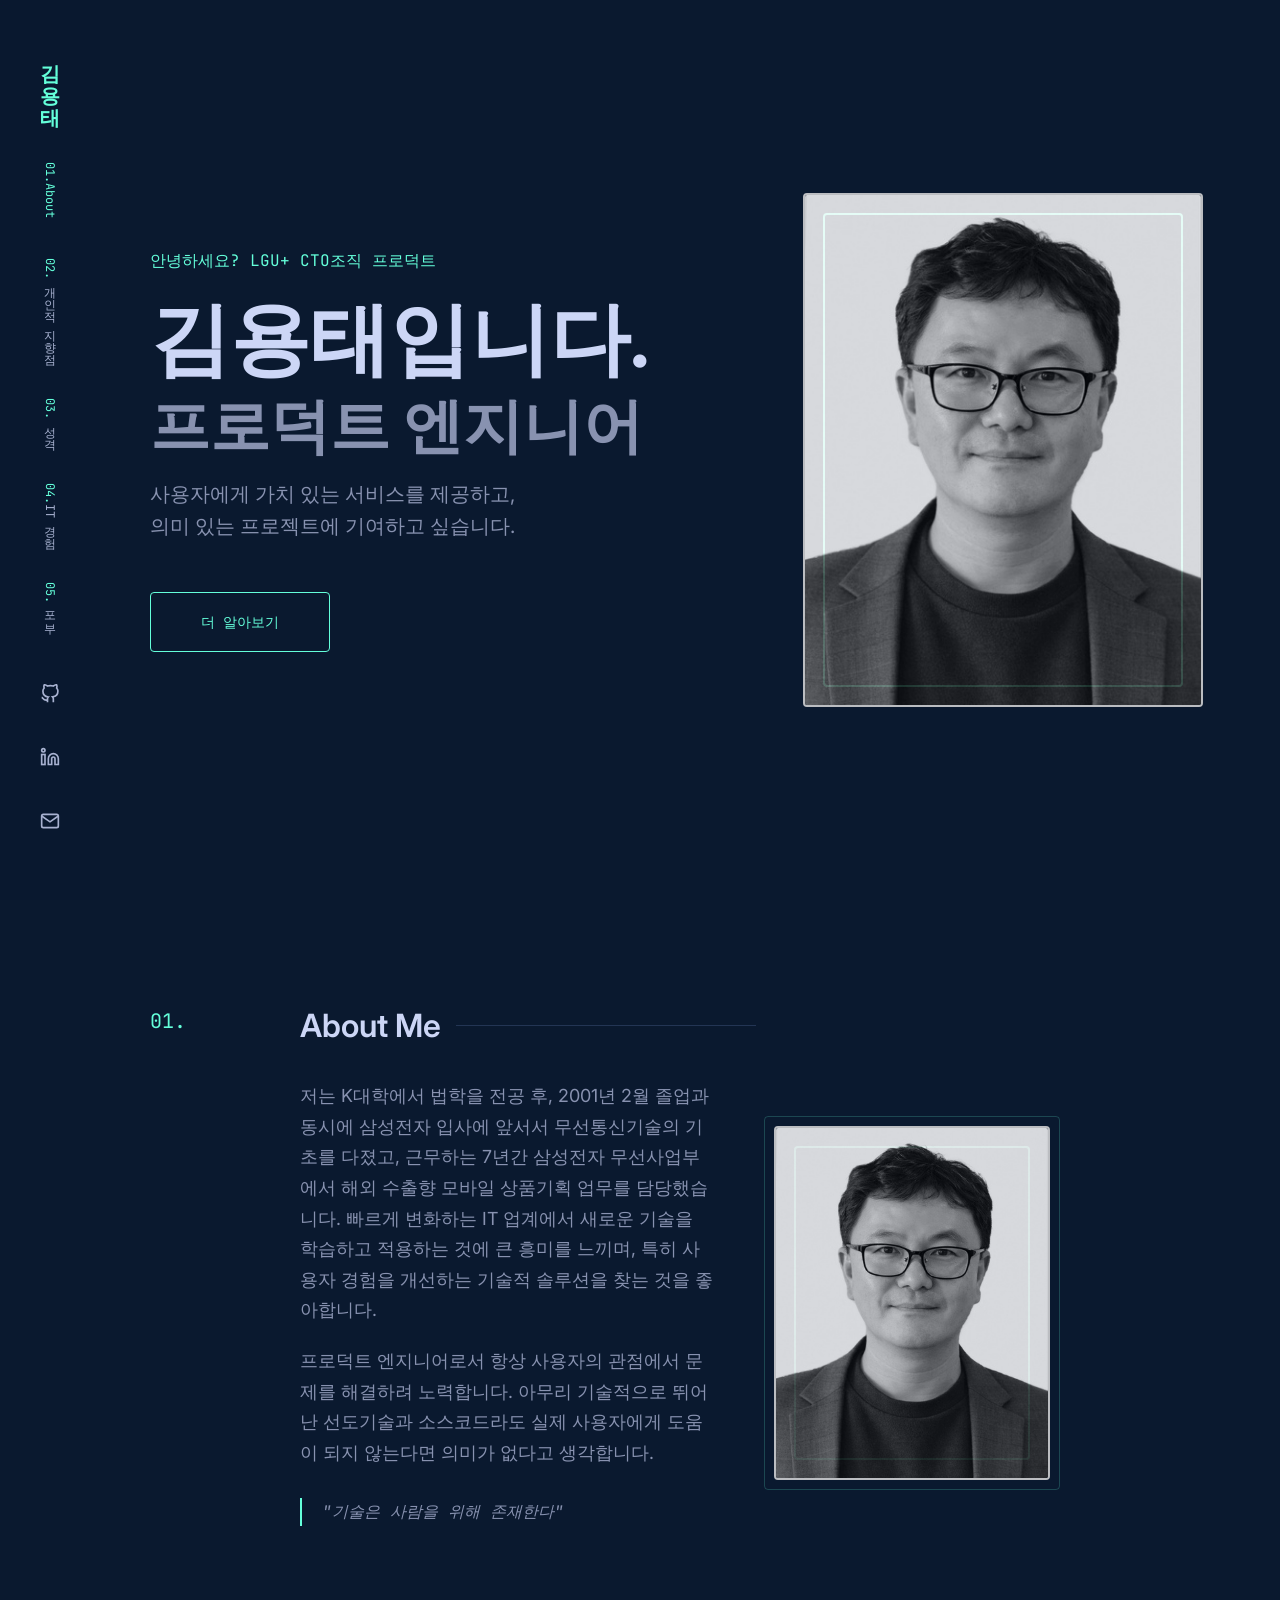
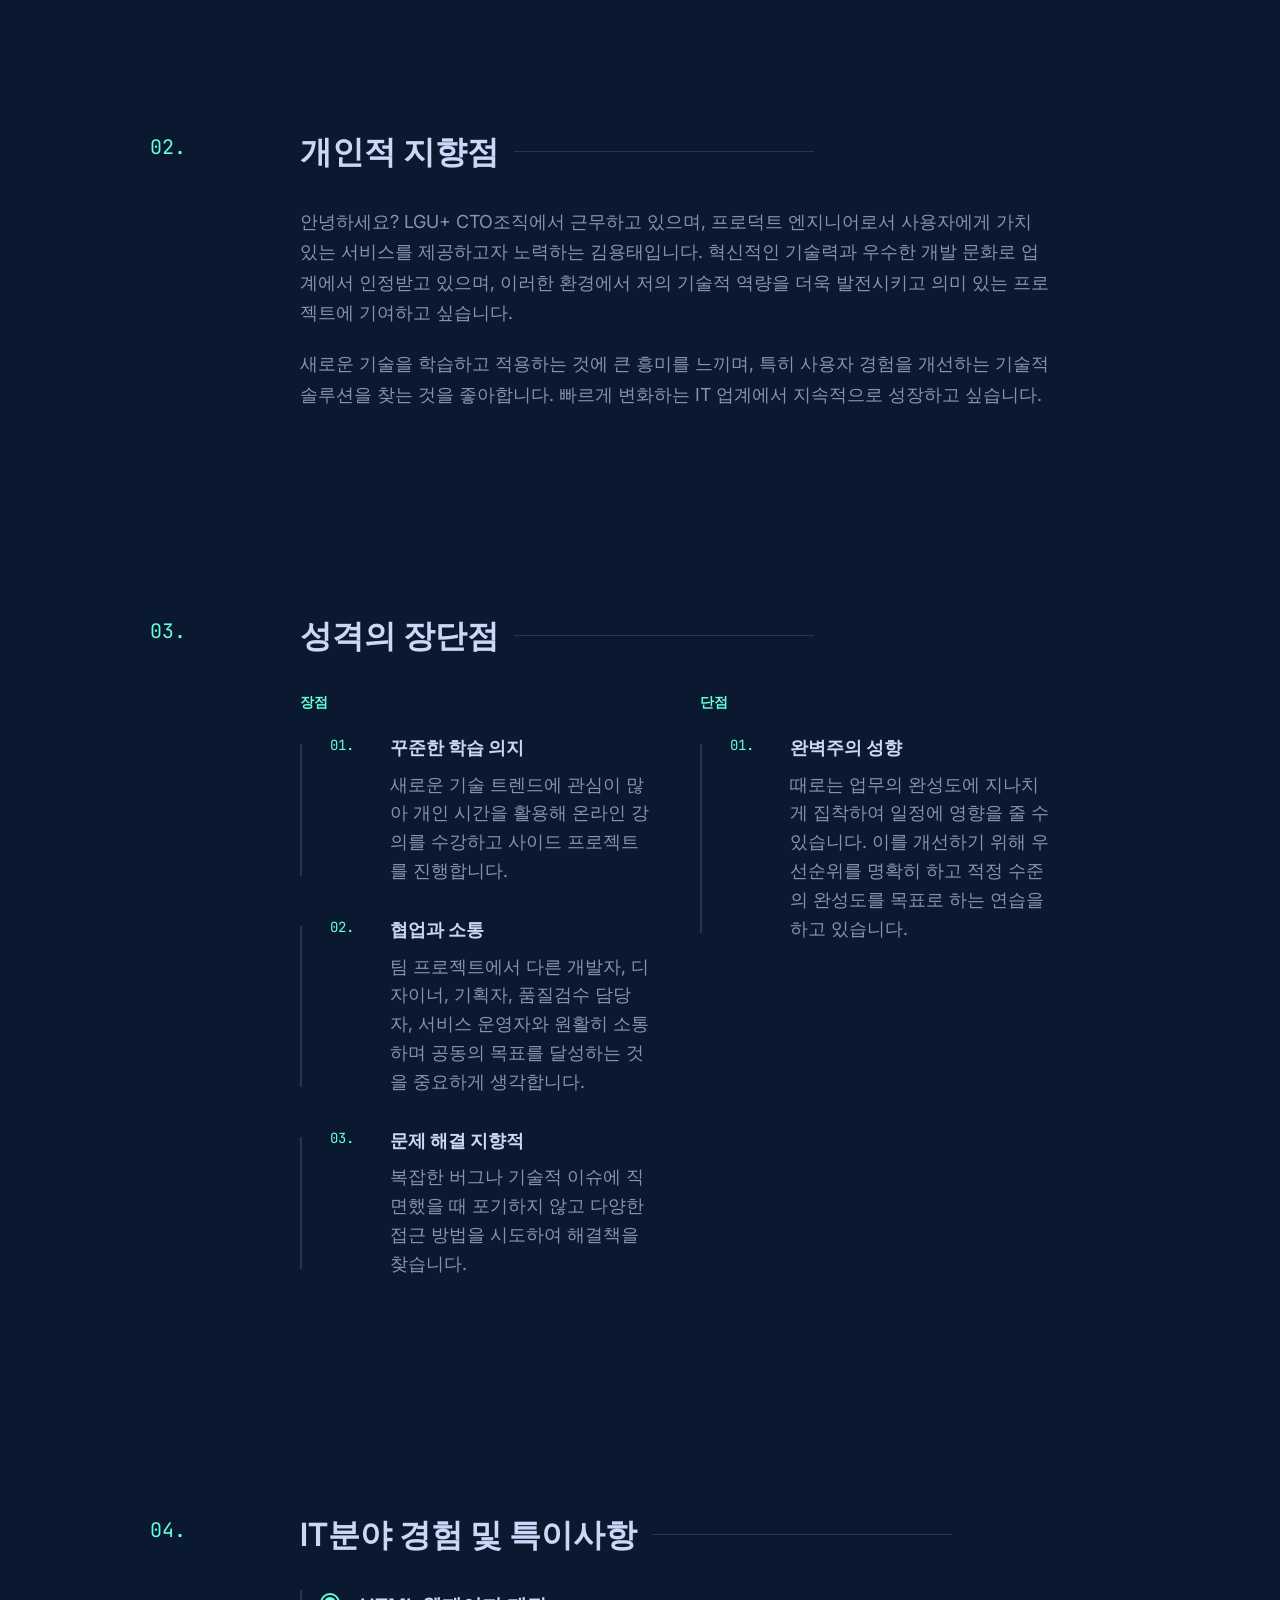
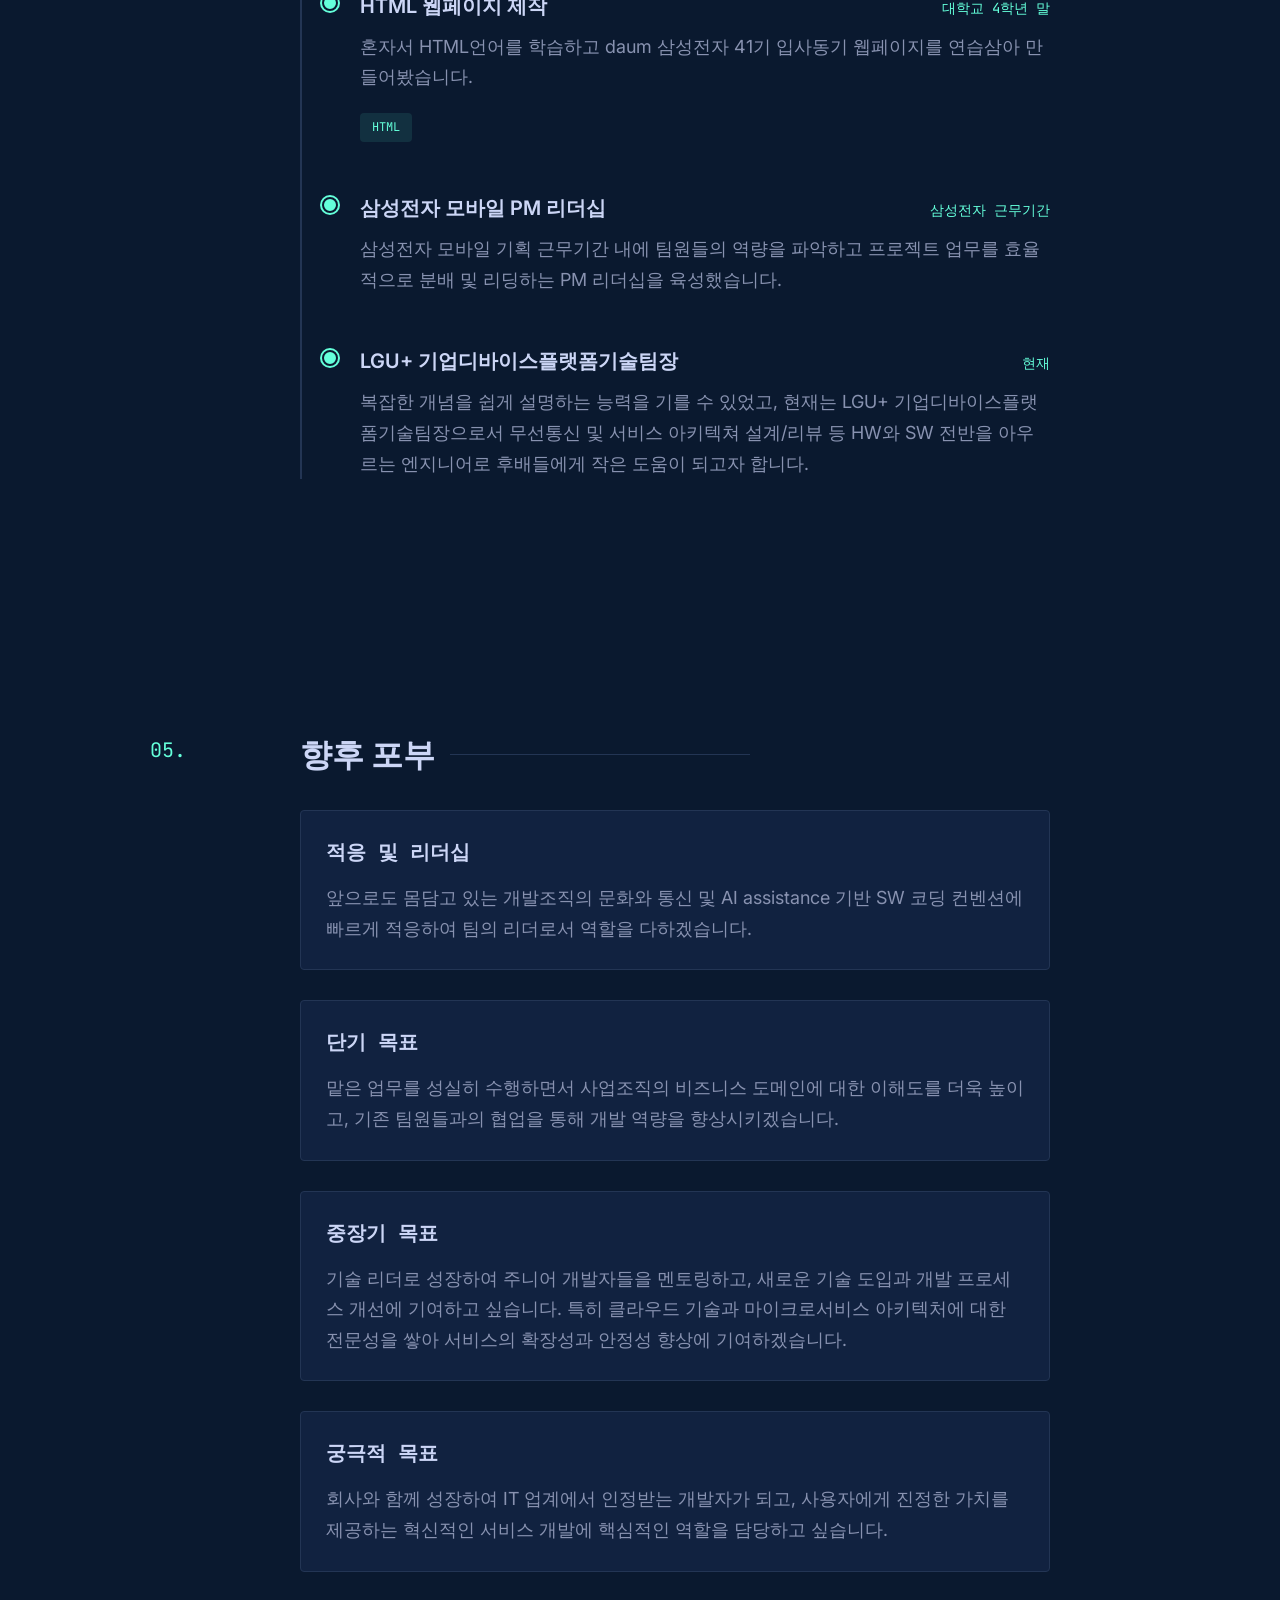
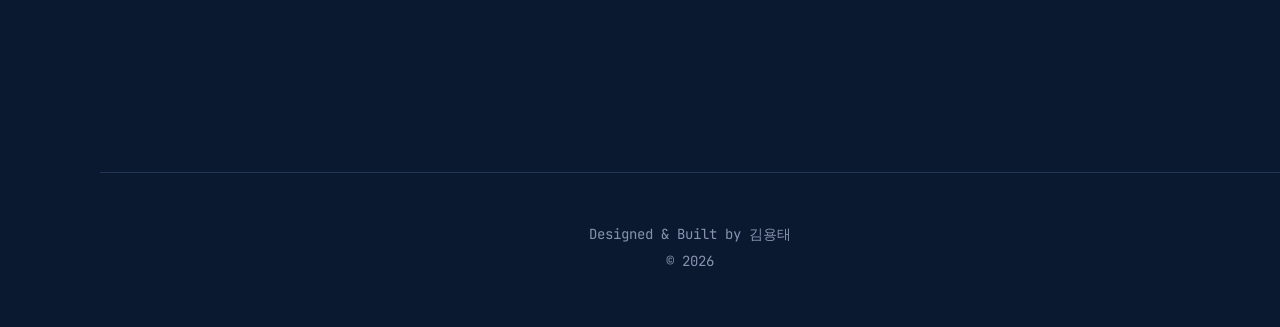
<file: index.html>
<!DOCTYPE html>
<html lang="ko">
<head>
    <meta charset="UTF-8">
    <meta name="viewport" content="width=device-width, initial-scale=1.0">
    <title>김용태 - Product Engineer</title>
    <link rel="stylesheet" href="style.css">
    <link rel="preconnect" href="https://fonts.googleapis.com">
    <link rel="preconnect" href="https://fonts.gstatic.com" crossorigin>
    <link href="https://fonts.googleapis.com/css2?family=Inter:wght@300;400;500;600;700&family=JetBrains+Mono:wght@400;500&display=swap" rel="stylesheet">
</head>
<body>
    <!-- 사이드 네비게이션 -->
    <aside class="sidebar" id="sidebar">
        <div class="sidebar-content">
            <div class="logo">
                <a href="#home">김용태</a>
            </div>
            <nav class="nav">
                <ol class="nav-list">
                    <li><a href="#about" class="nav-link"><span>01.</span>About</a></li>
                    <li><a href="#motivation" class="nav-link"><span>02.</span>개인적 지향점</a></li>
                    <li><a href="#personality" class="nav-link"><span>03.</span>성격</a></li>
                    <li><a href="#experience" class="nav-link"><span>04.</span>IT경험</a></li>
                    <li><a href="#future" class="nav-link"><span>05.</span>포부</a></li>
                </ol>
            </nav>
            <div class="social-links">
                <a href="#" aria-label="GitHub" class="social-link">
                    <svg width="20" height="20" viewBox="0 0 24 24" fill="none" stroke="currentColor" stroke-width="2">
                        <path d="M9 19c-5 1.5-5-2.5-7-3m14 6v-3.87a3.37 3.37 0 0 0-.94-2.61c3.14-.35 6.44-1.54 6.44-7A5.44 5.44 0 0 0 20 4.77 5.07 5.07 0 0 0 19.91 1S18.73.65 16 2.48a13.38 13.38 0 0 0-7 0C6.27.65 5.09 1 5.09 1A5.07 5.07 0 0 0 5 4.77a5.44 5.44 0 0 0-1.5 3.78c0 5.42 3.3 6.61 6.44 7A3.37 3.37 0 0 0 9 18.13V22"></path>
                    </svg>
                </a>
                <a href="#" aria-label="LinkedIn" class="social-link">
                    <svg width="20" height="20" viewBox="0 0 24 24" fill="none" stroke="currentColor" stroke-width="2">
                        <path d="M16 8a6 6 0 0 1 6 6v7h-4v-7a2 2 0 0 0-2-2 2 2 0 0 0-2 2v7h-4v-7a6 6 0 0 1 6-6z"></path>
                        <rect x="2" y="9" width="4" height="12"></rect>
                        <circle cx="4" cy="4" r="2"></circle>
                    </svg>
                </a>
                <a href="#" aria-label="Email" class="social-link" id="email-btn">
                    <svg width="20" height="20" viewBox="0 0 24 24" fill="none" stroke="currentColor" stroke-width="2">
                        <path d="M4 4h16c1.1 0 2 .9 2 2v12c0 1.1-.9 2-2 2H4c-1.1 0-2-.9-2-2V6c0-1.1.9-2 2-2z"></path>
                        <polyline points="22,6 12,13 2,6"></polyline>
                    </svg>
                </a>

                <!-- 이메일 팝업 -->
                <div id="email-popup" style="display:none; position:fixed; top:50%; left:50%; transform:translate(-50%,-50%); background:#112240; border:1px solid #64ffda; border-radius:8px; padding:30px 36px; z-index:9999; text-align:center; box-shadow:0 10px 40px rgba(2,12,27,0.8); min-width:300px;">
                    <p style="font-family:'JetBrains Mono',monospace; font-size:13px; color:#8892b0; margin-bottom:12px;">이메일 주소</p>
                    <p id="email-text" style="font-size:16px; color:#ccd6f6; margin-bottom:20px; letter-spacing:0.5px;">[MASKED_EMAIL]</p>
                    <button id="copy-btn" onclick="copyEmail()" style="font-family:'JetBrains Mono',monospace; font-size:13px; color:#0a192f; background:#64ffda; border:none; border-radius:4px; padding:10px 24px; cursor:pointer; margin-right:10px; transition:opacity 0.2s;">복사하기</button>
                    <button onclick="document.getElementById('email-popup').style.display='none'" style="font-family:'JetBrains Mono',monospace; font-size:13px; color:#64ffda; background:transparent; border:1px solid #64ffda; border-radius:4px; padding:10px 24px; cursor:pointer;">닫기</button>
                </div>
                <div id="email-overlay" style="display:none; position:fixed; top:0; left:0; width:100%; height:100%; z-index:9998;" onclick="document.getElementById('email-popup').style.display='none'; document.getElementById('email-overlay').style.display='none';"></div>
            </div>
        </div>
    </aside>

    <!-- 모바일 네비게이션 -->
    <div class="mobile-nav" id="mobile-nav">
        <div class="mobile-nav-header">
            <div class="logo">김용태</div>
            <button class="mobile-nav-close" id="mobile-nav-close">×</button>
        </div>
        <nav class="mobile-nav-menu">
            <a href="#about" class="mobile-nav-link"><span>01.</span> About</a>
            <a href="#motivation" class="mobile-nav-link"><span>02.</span> 개인적 지향점</a>
            <a href="#personality" class="mobile-nav-link"><span>03.</span> 성격</a>
            <a href="#experience" class="mobile-nav-link"><span>04.</span> IT경험</a>
            <a href="#future" class="mobile-nav-link"><span>05.</span> 포부</a>
        </nav>
    </div>

    <!-- 모바일 햄버거 버튼 -->
    <button class="mobile-menu-toggle" id="mobile-menu-toggle" aria-label="메뉴">
        <span></span>
        <span></span>
        <span></span>
    </button>

    <!-- 메인 컨텐츠 -->
    <main class="main-content">
        <!-- 히어로 섹션 -->
        <section id="home" class="hero">
            <div class="hero-wrapper">
                <div class="hero-content">
                    <p class="hero-greeting">안녕하세요? LGU+ CTO조직 프로덕트 엔지니어</p>
                    <h1 class="hero-name">김용태입니다.</h1>
                    <h2 class="hero-title">프로덕트 엔지니어</h2>
                    <p class="hero-description">
                        사용자에게 가치 있는 서비스를 제공하고,<br>
                        의미 있는 프로젝트에 기여하고 싶습니다.
                    </p>
                    <a href="#about" class="cta-button">더 알아보기</a>
                </div>
                <div class="hero-image">
                    <div class="hero-image-wrapper">
                        <img src="DE044B7E-145A-48D9-AAE0-40C9409778DC.jpeg" alt="김용태 프로필 사진" class="hero-profile-image">
                    </div>
                </div>
            </div>
        </section>

        <!-- About 섹션 -->
        <section id="about" class="section">
            <div class="section-container">
                <h2 class="section-number">01.</h2>
                <div class="section-content">
                    <h3 class="section-title">About Me</h3>
                    <div class="about-content">
                        <div class="about-text">
                            <p>
                                저는 K대학에서 법학을 전공 후, 2001년 2월 졸업과 동시에 삼성전자 입사에 앞서서 무선통신기술의 기초를 다졌고, 근무하는 7년간 삼성전자 무선사업부에서 해외 수출향 모바일 상품기획 업무를 담당했습니다. 빠르게 변화하는 IT 업계에서 새로운 기술을 학습하고 적용하는 것에 큰 흥미를 느끼며, 특히 사용자 경험을 개선하는 기술적 솔루션을 찾는 것을 좋아합니다.
                            </p>
                            <p>
                                프로덕트 엔지니어로서 항상 사용자의 관점에서 문제를 해결하려 노력합니다. 아무리 기술적으로 뛰어난 선도기술과 소스코드라도 실제 사용자에게 도움이 되지 않는다면 의미가 없다고 생각합니다.
                            </p>
                            <p class="philosophy-quote">
                                "기술은 사람을 위해 존재한다"
                            </p>
                        </div>
                        <div class="about-image">
                            <div class="image-wrapper">
                                <img src="DE044B7E-145A-48D9-AAE0-40C9409778DC.jpeg" alt="김용태 프로필 사진" class="profile-image">
                            </div>
                        </div>
                    </div>
                </div>
            </div>
        </section>

        <!-- 지원 동기 섹션 -->
        <section id="motivation" class="section">
            <div class="section-container">
                <h2 class="section-number">02.</h2>
                <div class="section-content">
                    <h3 class="section-title">개인적 지향점</h3>
                    <div class="motivation-content">
                        <p>
                            안녕하세요? LGU+ CTO조직에서 근무하고 있으며, 프로덕트 엔지니어로서 사용자에게 가치 있는 서비스를 제공하고자 노력하는 김용태입니다. 혁신적인 기술력과 우수한 개발 문화로 업계에서 인정받고 있으며, 이러한 환경에서 저의 기술적 역량을 더욱 발전시키고 의미 있는 프로젝트에 기여하고 싶습니다.
                        </p>
                        <p>
                            새로운 기술을 학습하고 적용하는 것에 큰 흥미를 느끼며, 특히 사용자 경험을 개선하는 기술적 솔루션을 찾는 것을 좋아합니다. 빠르게 변화하는 IT 업계에서 지속적으로 성장하고 싶습니다.
                        </p>
                    </div>
                </div>
            </div>
        </section>

        <!-- 성격 섹션 -->
        <section id="personality" class="section">
            <div class="section-container">
                <h2 class="section-number">03.</h2>
                <div class="section-content">
                    <h3 class="section-title">성격의 장단점</h3>
                    <div class="personality-grid">
                        <div class="personality-item">
                            <h4 class="personality-label">장점</h4>
                            <ul class="personality-list">
                                <li>
                                    <span class="list-number">01.</span>
                                    <div>
                                        <strong>꾸준한 학습 의지</strong>
                                        <p>새로운 기술 트렌드에 관심이 많아 개인 시간을 활용해 온라인 강의를 수강하고 사이드 프로젝트를 진행합니다.</p>
                                    </div>
                                </li>
                                <li>
                                    <span class="list-number">02.</span>
                                    <div>
                                        <strong>협업과 소통</strong>
                                        <p>팀 프로젝트에서 다른 개발자, 디자이너, 기획자, 품질검수 담당자, 서비스 운영자와 원활히 소통하며 공동의 목표를 달성하는 것을 중요하게 생각합니다.</p>
                                    </div>
                                </li>
                                <li>
                                    <span class="list-number">03.</span>
                                    <div>
                                        <strong>문제 해결 지향적</strong>
                                        <p>복잡한 버그나 기술적 이슈에 직면했을 때 포기하지 않고 다양한 접근 방법을 시도하여 해결책을 찾습니다.</p>
                                    </div>
                                </li>
                            </ul>
                        </div>
                        <div class="personality-item">
                            <h4 class="personality-label">단점</h4>
                            <ul class="personality-list">
                                <li>
                                    <span class="list-number">01.</span>
                                    <div>
                                        <strong>완벽주의 성향</strong>
                                        <p>때로는 업무의 완성도에 지나치게 집착하여 일정에 영향을 줄 수 있습니다. 이를 개선하기 위해 우선순위를 명확히 하고 적정 수준의 완성도를 목표로 하는 연습을 하고 있습니다.</p>
                                    </div>
                                </li>
                            </ul>
                        </div>
                    </div>
                </div>
            </div>
        </section>

        <!-- 경험 섹션 -->
        <section id="experience" class="section">
            <div class="section-container">
                <h2 class="section-number">04.</h2>
                <div class="section-content">
                    <h3 class="section-title">IT분야 경험 및 특이사항</h3>
                    <div class="experience-timeline">
                        <div class="timeline-item">
                            <div class="timeline-header">
                                <h4 class="timeline-title">HTML 웹페이지 제작</h4>
                                <span class="timeline-date">대학교 4학년 말</span>
                            </div>
                            <div class="timeline-content">
                                <p>혼자서 HTML언어를 학습하고 daum 삼성전자 41기 입사동기 웹페이지를 연습삼아 만들어봤습니다.</p>
                                <ul class="tech-list">
                                    <li>HTML</li>
                                </ul>
                            </div>
                        </div>
                        <div class="timeline-item">
                            <div class="timeline-header">
                                <h4 class="timeline-title">삼성전자 모바일 PM 리더십</h4>
                                <span class="timeline-date">삼성전자 근무기간</span>
                            </div>
                            <div class="timeline-content">
                                <p>삼성전자 모바일 기획 근무기간 내에 팀원들의 역량을 파악하고 프로젝트 업무를 효율적으로 분배 및 리딩하는 PM 리더십을 육성했습니다.</p>
                            </div>
                        </div>
                        <div class="timeline-item">
                            <div class="timeline-header">
                                <h4 class="timeline-title">LGU+ 기업디바이스플랫폼기술팀장</h4>
                                <span class="timeline-date">현재</span>
                            </div>
                            <div class="timeline-content">
                                <p>복잡한 개념을 쉽게 설명하는 능력을 기를 수 있었고, 현재는 LGU+ 기업디바이스플랫폼기술팀장으로서 무선통신 및 서비스 아키텍쳐 설계/리뷰 등 HW와 SW 전반을 아우르는 엔지니어로 후배들에게 작은 도움이 되고자 합니다.</p>
                            </div>
                        </div>
                    </div>
                </div>
            </div>
        </section>

        <!-- 포부 섹션 -->
        <section id="future" class="section">
            <div class="section-container">
                <h2 class="section-number">05.</h2>
                <div class="section-content">
                    <h3 class="section-title">향후 포부</h3>
                    <div class="future-content">
                        <div class="future-item">
                            <h4 class="future-title">적응 및 리더십</h4>
                            <p>앞으로도 몸담고 있는 개발조직의 문화와 통신 및 AI assistance 기반 SW 코딩 컨벤션에 빠르게 적응하여 팀의 리더로서 역할을 다하겠습니다.</p>
                        </div>
                        <div class="future-item">
                            <h4 class="future-title">단기 목표</h4>
                            <p>맡은 업무를 성실히 수행하면서 사업조직의 비즈니스 도메인에 대한 이해도를 더욱 높이고, 기존 팀원들과의 협업을 통해 개발 역량을 향상시키겠습니다.</p>
                        </div>
                        <div class="future-item">
                            <h4 class="future-title">중장기 목표</h4>
                            <p>기술 리더로 성장하여 주니어 개발자들을 멘토링하고, 새로운 기술 도입과 개발 프로세스 개선에 기여하고 싶습니다. 특히 클라우드 기술과 마이크로서비스 아키텍처에 대한 전문성을 쌓아 서비스의 확장성과 안정성 향상에 기여하겠습니다.</p>
                        </div>
                        <div class="future-item">
                            <h4 class="future-title">궁극적 목표</h4>
                            <p>회사와 함께 성장하여 IT 업계에서 인정받는 개발자가 되고, 사용자에게 진정한 가치를 제공하는 혁신적인 서비스 개발에 핵심적인 역할을 담당하고 싶습니다.</p>
                        </div>
                    </div>
                </div>
            </div>
        </section>

        <!-- 푸터 -->
        <footer class="footer">
            <div class="footer-content">
                <p>Designed & Built by 김용태</p>
                <p class="footer-year">© 2026</p>
            </div>
        </footer>
    </main>

    <script src="script.js"></script>
</body>
</html>
</file>
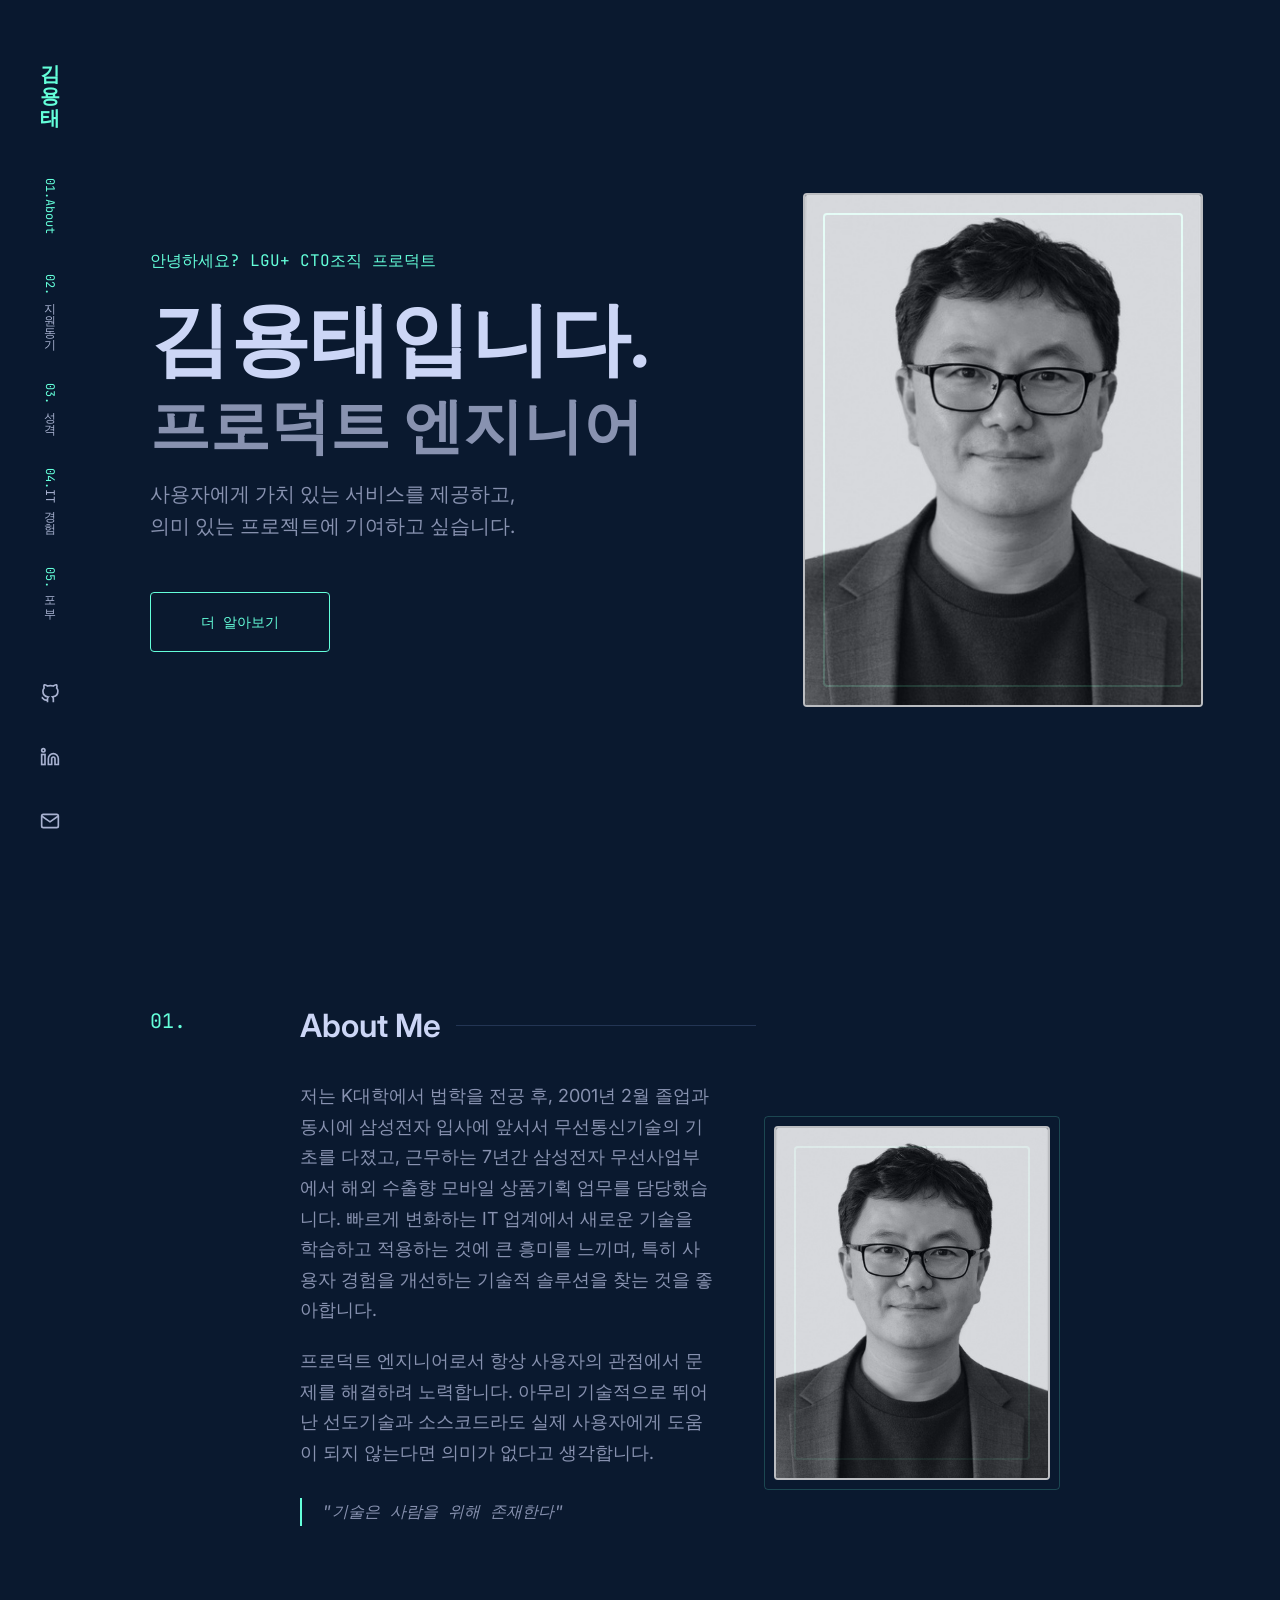
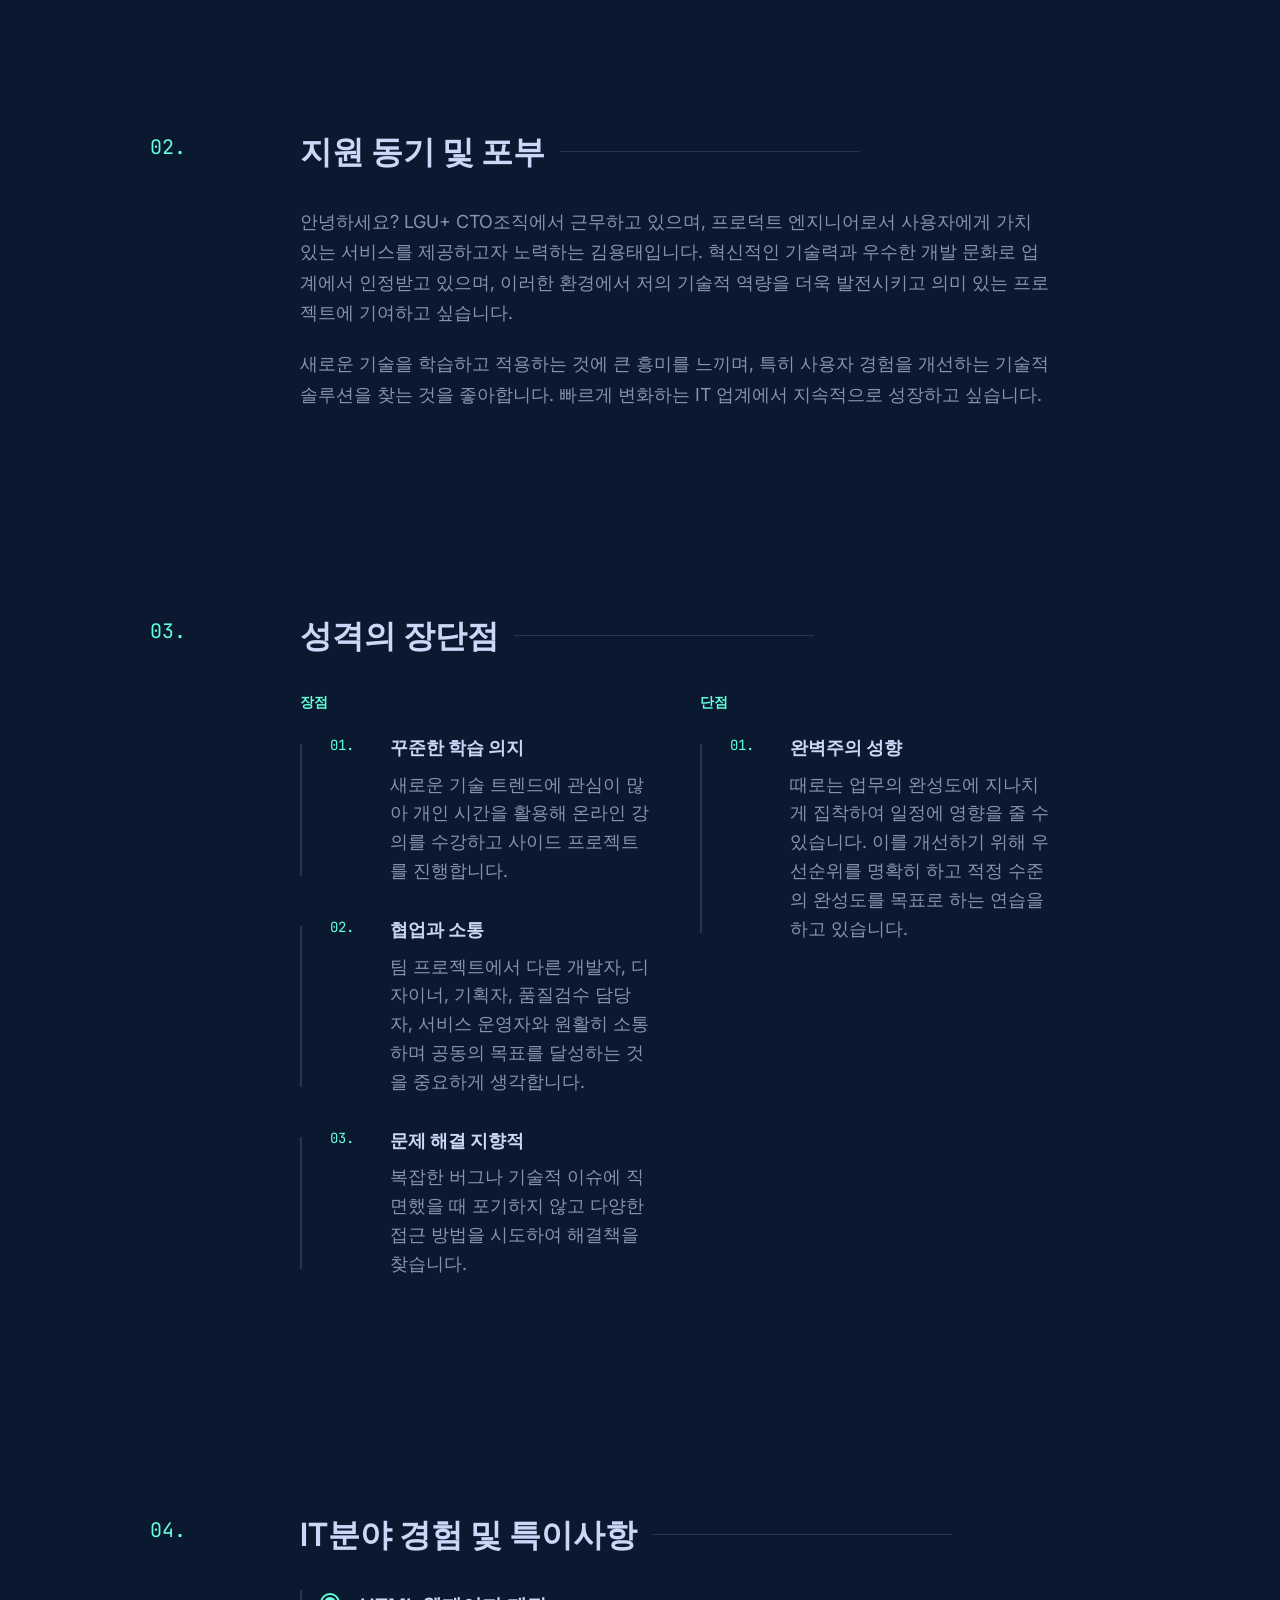
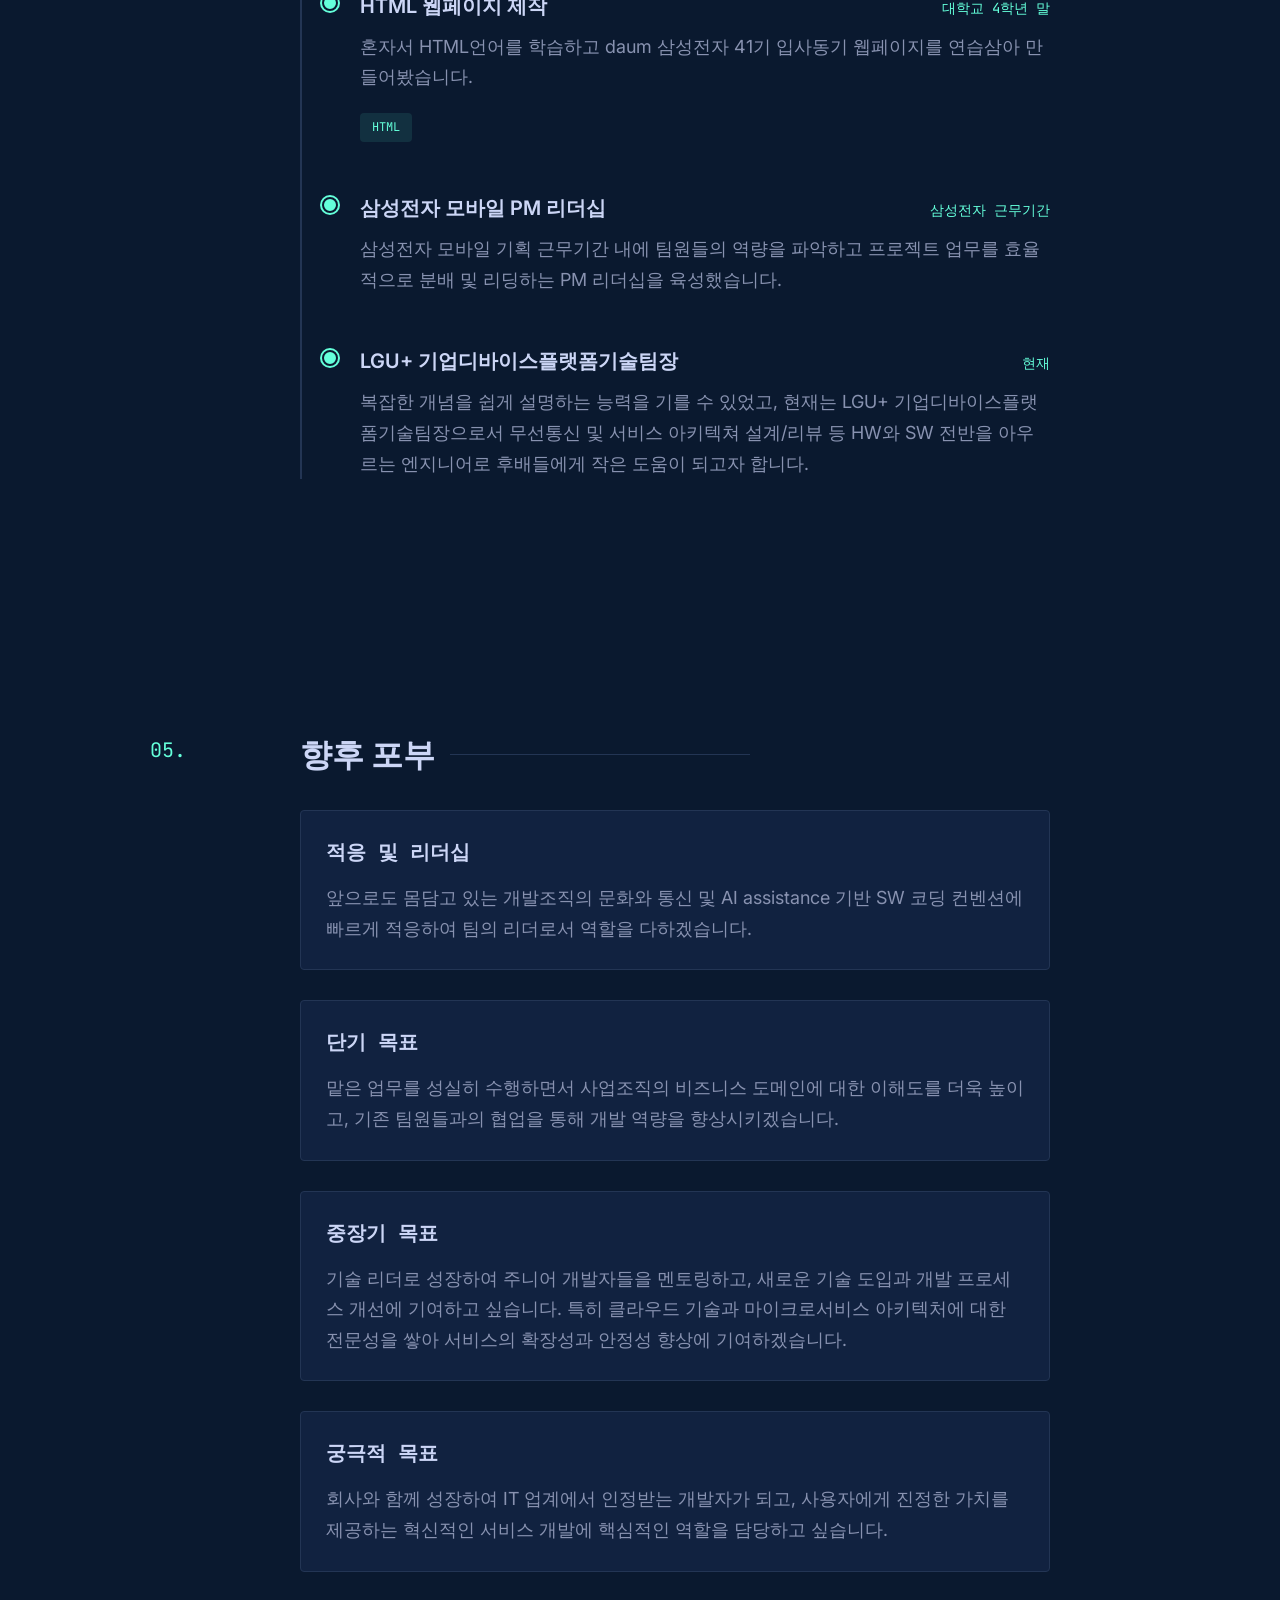
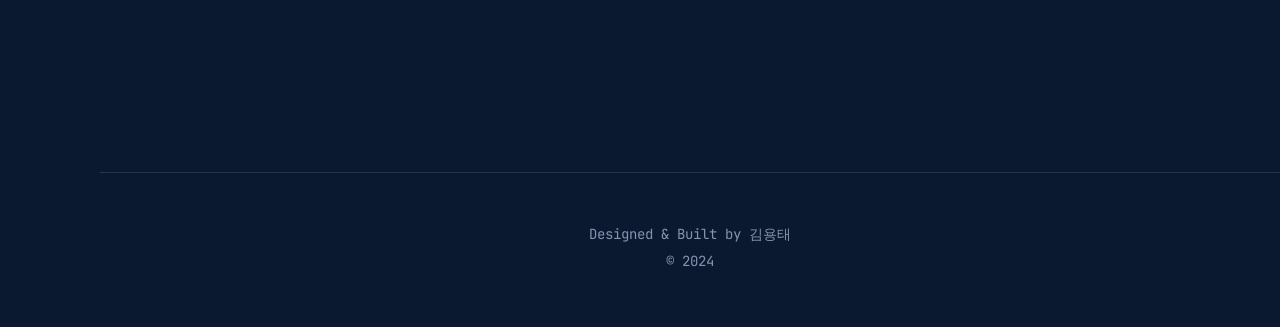
<file: 자기소개/index.html>
<!DOCTYPE html>
<html lang="ko">
<head>
    <meta charset="UTF-8">
    <meta name="viewport" content="width=device-width, initial-scale=1.0">
    <title>김용태 - Product Engineer</title>
    <link rel="stylesheet" href="style.css">
    <link rel="preconnect" href="https://fonts.googleapis.com">
    <link rel="preconnect" href="https://fonts.gstatic.com" crossorigin>
    <link href="https://fonts.googleapis.com/css2?family=Inter:wght@300;400;500;600;700&family=JetBrains+Mono:wght@400;500&display=swap" rel="stylesheet">
</head>
<body>
    <!-- 사이드 네비게이션 -->
    <aside class="sidebar" id="sidebar">
        <div class="sidebar-content">
            <div class="logo">
                <a href="#home">김용태</a>
            </div>
            <nav class="nav">
                <ol class="nav-list">
                    <li><a href="#about" class="nav-link"><span>01.</span>About</a></li>
                    <li><a href="#motivation" class="nav-link"><span>02.</span>지원동기</a></li>
                    <li><a href="#personality" class="nav-link"><span>03.</span>성격</a></li>
                    <li><a href="#experience" class="nav-link"><span>04.</span>IT경험</a></li>
                    <li><a href="#future" class="nav-link"><span>05.</span>포부</a></li>
                </ol>
            </nav>
            <div class="social-links">
                <a href="#" aria-label="GitHub" class="social-link">
                    <svg width="20" height="20" viewBox="0 0 24 24" fill="none" stroke="currentColor" stroke-width="2">
                        <path d="M9 19c-5 1.5-5-2.5-7-3m14 6v-3.87a3.37 3.37 0 0 0-.94-2.61c3.14-.35 6.44-1.54 6.44-7A5.44 5.44 0 0 0 20 4.77 5.07 5.07 0 0 0 19.91 1S18.73.65 16 2.48a13.38 13.38 0 0 0-7 0C6.27.65 5.09 1 5.09 1A5.07 5.07 0 0 0 5 4.77a5.44 5.44 0 0 0-1.5 3.78c0 5.42 3.3 6.61 6.44 7A3.37 3.37 0 0 0 9 18.13V22"></path>
                    </svg>
                </a>
                <a href="#" aria-label="LinkedIn" class="social-link">
                    <svg width="20" height="20" viewBox="0 0 24 24" fill="none" stroke="currentColor" stroke-width="2">
                        <path d="M16 8a6 6 0 0 1 6 6v7h-4v-7a2 2 0 0 0-2-2 2 2 0 0 0-2 2v7h-4v-7a6 6 0 0 1 6-6z"></path>
                        <rect x="2" y="9" width="4" height="12"></rect>
                        <circle cx="4" cy="4" r="2"></circle>
                    </svg>
                </a>
                <a href="#" aria-label="Email" class="social-link">
                    <svg width="20" height="20" viewBox="0 0 24 24" fill="none" stroke="currentColor" stroke-width="2">
                        <path d="M4 4h16c1.1 0 2 .9 2 2v12c0 1.1-.9 2-2 2H4c-1.1 0-2-.9-2-2V6c0-1.1.9-2 2-2z"></path>
                        <polyline points="22,6 12,13 2,6"></polyline>
                    </svg>
                </a>
            </div>
        </div>
    </aside>

    <!-- 모바일 네비게이션 -->
    <div class="mobile-nav" id="mobile-nav">
        <div class="mobile-nav-header">
            <div class="logo">김용태</div>
            <button class="mobile-nav-close" id="mobile-nav-close">×</button>
        </div>
        <nav class="mobile-nav-menu">
            <a href="#about" class="mobile-nav-link"><span>01.</span> About</a>
            <a href="#motivation" class="mobile-nav-link"><span>02.</span> 지원동기</a>
            <a href="#personality" class="mobile-nav-link"><span>03.</span> 성격</a>
            <a href="#experience" class="mobile-nav-link"><span>04.</span> IT경험</a>
            <a href="#future" class="mobile-nav-link"><span>05.</span> 포부</a>
        </nav>
    </div>

    <!-- 모바일 햄버거 버튼 -->
    <button class="mobile-menu-toggle" id="mobile-menu-toggle" aria-label="메뉴">
        <span></span>
        <span></span>
        <span></span>
    </button>

    <!-- 메인 컨텐츠 -->
    <main class="main-content">
        <!-- 히어로 섹션 -->
        <section id="home" class="hero">
            <div class="hero-wrapper">
                <div class="hero-content">
                    <p class="hero-greeting">안녕하세요? LGU+ CTO조직 프로덕트 엔지니어</p>
                    <h1 class="hero-name">김용태입니다.</h1>
                    <h2 class="hero-title">프로덕트 엔지니어</h2>
                    <p class="hero-description">
                        사용자에게 가치 있는 서비스를 제공하고,<br>
                        의미 있는 프로젝트에 기여하고 싶습니다.
                    </p>
                    <a href="#about" class="cta-button">더 알아보기</a>
                </div>
                <div class="hero-image">
                    <div class="hero-image-wrapper">
                        <img src="DE044B7E-145A-48D9-AAE0-40C9409778DC.jpeg" alt="김용태 프로필 사진" class="hero-profile-image">
                    </div>
                </div>
            </div>
        </section>

        <!-- About 섹션 -->
        <section id="about" class="section">
            <div class="section-container">
                <h2 class="section-number">01.</h2>
                <div class="section-content">
                    <h3 class="section-title">About Me</h3>
                    <div class="about-content">
                        <div class="about-text">
                            <p>
                                저는 K대학에서 법학을 전공 후, 2001년 2월 졸업과 동시에 삼성전자 입사에 앞서서 무선통신기술의 기초를 다졌고, 근무하는 7년간 삼성전자 무선사업부에서 해외 수출향 모바일 상품기획 업무를 담당했습니다. 빠르게 변화하는 IT 업계에서 새로운 기술을 학습하고 적용하는 것에 큰 흥미를 느끼며, 특히 사용자 경험을 개선하는 기술적 솔루션을 찾는 것을 좋아합니다.
                            </p>
                            <p>
                                프로덕트 엔지니어로서 항상 사용자의 관점에서 문제를 해결하려 노력합니다. 아무리 기술적으로 뛰어난 선도기술과 소스코드라도 실제 사용자에게 도움이 되지 않는다면 의미가 없다고 생각합니다.
                            </p>
                            <p class="philosophy-quote">
                                "기술은 사람을 위해 존재한다"
                            </p>
                        </div>
                        <div class="about-image">
                            <div class="image-wrapper">
                                <img src="DE044B7E-145A-48D9-AAE0-40C9409778DC.jpeg" alt="김용태 프로필 사진" class="profile-image">
                            </div>
                        </div>
                    </div>
                </div>
            </div>
        </section>

        <!-- 지원 동기 섹션 -->
        <section id="motivation" class="section">
            <div class="section-container">
                <h2 class="section-number">02.</h2>
                <div class="section-content">
                    <h3 class="section-title">지원 동기 및 포부</h3>
                    <div class="motivation-content">
                        <p>
                            안녕하세요? LGU+ CTO조직에서 근무하고 있으며, 프로덕트 엔지니어로서 사용자에게 가치 있는 서비스를 제공하고자 노력하는 김용태입니다. 혁신적인 기술력과 우수한 개발 문화로 업계에서 인정받고 있으며, 이러한 환경에서 저의 기술적 역량을 더욱 발전시키고 의미 있는 프로젝트에 기여하고 싶습니다.
                        </p>
                        <p>
                            새로운 기술을 학습하고 적용하는 것에 큰 흥미를 느끼며, 특히 사용자 경험을 개선하는 기술적 솔루션을 찾는 것을 좋아합니다. 빠르게 변화하는 IT 업계에서 지속적으로 성장하고 싶습니다.
                        </p>
                    </div>
                </div>
            </div>
        </section>

        <!-- 성격 섹션 -->
        <section id="personality" class="section">
            <div class="section-container">
                <h2 class="section-number">03.</h2>
                <div class="section-content">
                    <h3 class="section-title">성격의 장단점</h3>
                    <div class="personality-grid">
                        <div class="personality-item">
                            <h4 class="personality-label">장점</h4>
                            <ul class="personality-list">
                                <li>
                                    <span class="list-number">01.</span>
                                    <div>
                                        <strong>꾸준한 학습 의지</strong>
                                        <p>새로운 기술 트렌드에 관심이 많아 개인 시간을 활용해 온라인 강의를 수강하고 사이드 프로젝트를 진행합니다.</p>
                                    </div>
                                </li>
                                <li>
                                    <span class="list-number">02.</span>
                                    <div>
                                        <strong>협업과 소통</strong>
                                        <p>팀 프로젝트에서 다른 개발자, 디자이너, 기획자, 품질검수 담당자, 서비스 운영자와 원활히 소통하며 공동의 목표를 달성하는 것을 중요하게 생각합니다.</p>
                                    </div>
                                </li>
                                <li>
                                    <span class="list-number">03.</span>
                                    <div>
                                        <strong>문제 해결 지향적</strong>
                                        <p>복잡한 버그나 기술적 이슈에 직면했을 때 포기하지 않고 다양한 접근 방법을 시도하여 해결책을 찾습니다.</p>
                                    </div>
                                </li>
                            </ul>
                        </div>
                        <div class="personality-item">
                            <h4 class="personality-label">단점</h4>
                            <ul class="personality-list">
                                <li>
                                    <span class="list-number">01.</span>
                                    <div>
                                        <strong>완벽주의 성향</strong>
                                        <p>때로는 업무의 완성도에 지나치게 집착하여 일정에 영향을 줄 수 있습니다. 이를 개선하기 위해 우선순위를 명확히 하고 적정 수준의 완성도를 목표로 하는 연습을 하고 있습니다.</p>
                                    </div>
                                </li>
                            </ul>
                        </div>
                    </div>
                </div>
            </div>
        </section>

        <!-- 경험 섹션 -->
        <section id="experience" class="section">
            <div class="section-container">
                <h2 class="section-number">04.</h2>
                <div class="section-content">
                    <h3 class="section-title">IT분야 경험 및 특이사항</h3>
                    <div class="experience-timeline">
                        <div class="timeline-item">
                            <div class="timeline-header">
                                <h4 class="timeline-title">HTML 웹페이지 제작</h4>
                                <span class="timeline-date">대학교 4학년 말</span>
                            </div>
                            <div class="timeline-content">
                                <p>혼자서 HTML언어를 학습하고 daum 삼성전자 41기 입사동기 웹페이지를 연습삼아 만들어봤습니다.</p>
                                <ul class="tech-list">
                                    <li>HTML</li>
                                </ul>
                            </div>
                        </div>
                        <div class="timeline-item">
                            <div class="timeline-header">
                                <h4 class="timeline-title">삼성전자 모바일 PM 리더십</h4>
                                <span class="timeline-date">삼성전자 근무기간</span>
                            </div>
                            <div class="timeline-content">
                                <p>삼성전자 모바일 기획 근무기간 내에 팀원들의 역량을 파악하고 프로젝트 업무를 효율적으로 분배 및 리딩하는 PM 리더십을 육성했습니다.</p>
                            </div>
                        </div>
                        <div class="timeline-item">
                            <div class="timeline-header">
                                <h4 class="timeline-title">LGU+ 기업디바이스플랫폼기술팀장</h4>
                                <span class="timeline-date">현재</span>
                            </div>
                            <div class="timeline-content">
                                <p>복잡한 개념을 쉽게 설명하는 능력을 기를 수 있었고, 현재는 LGU+ 기업디바이스플랫폼기술팀장으로서 무선통신 및 서비스 아키텍쳐 설계/리뷰 등 HW와 SW 전반을 아우르는 엔지니어로 후배들에게 작은 도움이 되고자 합니다.</p>
                            </div>
                        </div>
                    </div>
                </div>
            </div>
        </section>

        <!-- 포부 섹션 -->
        <section id="future" class="section">
            <div class="section-container">
                <h2 class="section-number">05.</h2>
                <div class="section-content">
                    <h3 class="section-title">향후 포부</h3>
                    <div class="future-content">
                        <div class="future-item">
                            <h4 class="future-title">적응 및 리더십</h4>
                            <p>앞으로도 몸담고 있는 개발조직의 문화와 통신 및 AI assistance 기반 SW 코딩 컨벤션에 빠르게 적응하여 팀의 리더로서 역할을 다하겠습니다.</p>
                        </div>
                        <div class="future-item">
                            <h4 class="future-title">단기 목표</h4>
                            <p>맡은 업무를 성실히 수행하면서 사업조직의 비즈니스 도메인에 대한 이해도를 더욱 높이고, 기존 팀원들과의 협업을 통해 개발 역량을 향상시키겠습니다.</p>
                        </div>
                        <div class="future-item">
                            <h4 class="future-title">중장기 목표</h4>
                            <p>기술 리더로 성장하여 주니어 개발자들을 멘토링하고, 새로운 기술 도입과 개발 프로세스 개선에 기여하고 싶습니다. 특히 클라우드 기술과 마이크로서비스 아키텍처에 대한 전문성을 쌓아 서비스의 확장성과 안정성 향상에 기여하겠습니다.</p>
                        </div>
                        <div class="future-item">
                            <h4 class="future-title">궁극적 목표</h4>
                            <p>회사와 함께 성장하여 IT 업계에서 인정받는 개발자가 되고, 사용자에게 진정한 가치를 제공하는 혁신적인 서비스 개발에 핵심적인 역할을 담당하고 싶습니다.</p>
                        </div>
                    </div>
                </div>
            </div>
        </section>

        <!-- 푸터 -->
        <footer class="footer">
            <div class="footer-content">
                <p>Designed & Built by 김용태</p>
                <p class="footer-year">© 2024</p>
            </div>
        </footer>
    </main>

    <script src="script.js"></script>
</body>
</html>
</file>
<file: style.css>
* {
    margin: 0;
    padding: 0;
    box-sizing: border-box;
}

:root {
    --navy: #0a192f;
    --light-navy: #112240;
    --lightest-navy: #233554;
    --navy-shadow: rgba(2, 12, 27, 0.7);
    --dark-slate: #495670;
    --slate: #8892b0;
    --light-slate: #a8b2d1;
    --lightest-slate: #ccd6f6;
    --white: #e6f1ff;
    --green: #64ffda;
    --green-tint: rgba(100, 255, 218, 0.1);
    --font-sans: 'Inter', -apple-system, BlinkMacSystemFont, 'Segoe UI', 'Roboto', sans-serif;
    --font-mono: 'JetBrains Mono', 'Fira Code', 'Consolas', monospace;
    --transition: all 0.25s cubic-bezier(0.645, 0.045, 0.355, 1);
    --border-radius: 4px;
}

html {
    scroll-behavior: smooth;
}

body {
    font-family: var(--font-sans);
    font-size: 18px;
    line-height: 1.6;
    color: var(--slate);
    background-color: var(--navy);
    -webkit-font-smoothing: antialiased;
    -moz-osx-font-smoothing: grayscale;
}

/* 사이드바 */
.sidebar {
    position: fixed;
    top: 0;
    left: 0;
    width: 100px;
    height: 100vh;
    display: flex;
    flex-direction: column;
    align-items: center;
    justify-content: space-between;
    padding: 50px 0;
    z-index: 10;
    background-color: rgba(10, 25, 47, 0.85);
    backdrop-filter: blur(10px);
}

.sidebar-content {
    display: flex;
    flex-direction: column;
    align-items: center;
    height: 100%;
    justify-content: space-between;
}

.logo a {
    font-family: var(--font-mono);
    font-size: 20px;
    font-weight: 700;
    color: var(--green);
    text-decoration: none;
    writing-mode: vertical-rl;
    text-orientation: mixed;
    letter-spacing: 2px;
    transition: var(--transition);
    display: block;
    white-space: nowrap;
}

.logo a:hover {
    color: var(--white);
    transform: translateY(-5px);
}

.nav {
    flex: 1;
    display: flex;
    align-items: center;
    justify-content: center;
}

.nav-list {
    list-style: none;
    display: flex;
    flex-direction: column;
    gap: 20px;
}

.nav-link {
    font-family: var(--font-mono);
    font-size: 12px;
    color: var(--light-slate);
    text-decoration: none;
    padding: 10px 5px;
    transition: var(--transition);
    display: block;
    writing-mode: vertical-rl;
    text-orientation: mixed;
    text-align: center;
    white-space: nowrap;
    line-height: 1.5;
}

.nav-link span {
    color: var(--green);
    margin-right: 2px;
}

.nav-link:hover {
    color: var(--green);
    transform: translateY(-3px);
}

.nav-link.active {
    color: var(--green);
}

.social-links {
    display: flex;
    flex-direction: column;
    gap: 15px;
    align-items: center;
}

.social-link {
    color: var(--light-slate);
    transition: var(--transition);
    padding: 10px;
}

.social-link:hover {
    color: var(--green);
    transform: translateY(-3px);
}

.social-link svg {
    width: 20px;
    height: 20px;
}

/* 모바일 네비게이션 */
.mobile-menu-toggle {
    display: none;
    position: fixed;
    top: 25px;
    right: 25px;
    width: 50px;
    height: 50px;
    background-color: var(--green-tint);
    border: 1px solid var(--green);
    border-radius: var(--border-radius);
    z-index: 1000;
    cursor: pointer;
    flex-direction: column;
    align-items: center;
    justify-content: center;
    gap: 5px;
    transition: var(--transition);
}

.mobile-menu-toggle:hover {
    background-color: var(--green-tint);
}

.mobile-menu-toggle span {
    width: 24px;
    height: 2px;
    background-color: var(--green);
    transition: var(--transition);
}

.mobile-nav {
    display: none;
    position: fixed;
    top: 0;
    right: 0;
    width: min(75vw, 400px);
    height: 100vh;
    background-color: var(--light-navy);
    z-index: 999;
    padding: 50px 40px;
    transform: translateX(100%);
    transition: transform 0.3s ease;
    box-shadow: -10px 0 30px -15px var(--navy-shadow);
}

.mobile-nav.active {
    transform: translateX(0);
}

.mobile-nav-header {
    display: flex;
    justify-content: space-between;
    align-items: center;
    margin-bottom: 50px;
}

.mobile-nav-header .logo {
    font-family: var(--font-mono);
    font-size: 24px;
    color: var(--green);
    writing-mode: initial;
    text-orientation: initial;
    transform: none;
}

.mobile-nav-close {
    background: none;
    border: none;
    color: var(--green);
    font-size: 40px;
    cursor: pointer;
    line-height: 1;
    padding: 0;
    width: 40px;
    height: 40px;
    display: flex;
    align-items: center;
    justify-content: center;
}

.mobile-nav-menu {
    display: flex;
    flex-direction: column;
    gap: 20px;
}

.mobile-nav-link {
    font-family: var(--font-mono);
    font-size: 14px;
    color: var(--light-slate);
    text-decoration: none;
    padding: 10px 0;
    transition: var(--transition);
    display: flex;
    align-items: center;
    gap: 10px;
}

.mobile-nav-link span {
    color: var(--green);
}

.mobile-nav-link:hover {
    color: var(--green);
}

/* 메인 컨텐츠 */
.main-content {
    margin-left: 100px;
    min-height: 100vh;
}

/* 히어로 섹션 */
.hero {
    min-height: 100vh;
    display: flex;
    align-items: center;
    padding: 0 50px;
    max-width: 1200px;
}

.hero-wrapper {
    display: grid;
    grid-template-columns: 1.2fr 1fr;
    gap: 80px;
    align-items: center;
    width: 100%;
}

.hero-content {
    width: 100%;
}

.hero-image {
    display: flex;
    justify-content: center;
    align-items: center;
}

.hero-image-wrapper {
    position: relative;
    width: 100%;
    max-width: 400px;
    display: inline-block;
}

.hero-profile-image {
    width: 100%;
    height: auto;
    border-radius: var(--border-radius);
    border: 2px solid var(--green);
    filter: grayscale(100%);
    opacity: 0.85;
    transition: var(--transition);
    position: relative;
    z-index: 1;
    display: block;
}

.hero-image-wrapper::before {
    content: '';
    position: absolute;
    top: 20px;
    left: 20px;
    width: calc(100% - 40px);
    height: calc(100% - 40px);
    border: 2px solid var(--green);
    border-radius: var(--border-radius);
    z-index: 0;
    transition: var(--transition);
    pointer-events: none;
    box-sizing: border-box;
}

.hero-image-wrapper:hover::before {
    top: 15px;
    left: 15px;
    width: calc(100% - 30px);
    height: calc(100% - 30px);
}

.hero-image-wrapper:hover .hero-profile-image {
    filter: grayscale(0%);
    opacity: 1;
    transform: translateY(-5px);
}

.hero-greeting {
    font-family: var(--font-mono);
    font-size: 16px;
    color: var(--green);
    margin-bottom: 20px;
    animation: fadeInUp 0.6s ease;
}

.hero-name {
    font-size: clamp(40px, 8vw, 80px);
    font-weight: 700;
    color: var(--lightest-slate);
    margin-bottom: 10px;
    line-height: 1.1;
    animation: fadeInUp 0.6s ease 0.1s both;
}

.hero-title {
    font-size: clamp(30px, 6vw, 60px);
    font-weight: 700;
    color: var(--slate);
    margin-bottom: 20px;
    line-height: 1.1;
    animation: fadeInUp 0.6s ease 0.2s both;
}

.hero-description {
    font-size: 20px;
    color: var(--slate);
    max-width: 540px;
    margin-bottom: 50px;
    line-height: 1.6;
    animation: fadeInUp 0.6s ease 0.3s both;
}

.cta-button {
    display: inline-block;
    font-family: var(--font-mono);
    font-size: 14px;
    color: var(--green);
    text-decoration: none;
    padding: 18px 50px;
    border: 1px solid var(--green);
    border-radius: var(--border-radius);
    background-color: transparent;
    transition: var(--transition);
    animation: fadeInUp 0.6s ease 0.4s both;
}

.cta-button:hover {
    background-color: var(--green-tint);
    transform: translateY(-3px);
}

/* 섹션 공통 스타일 */
.section {
    padding: 100px 50px;
    max-width: 1000px;
}

.section-container {
    display: flex;
    gap: 50px;
    align-items: flex-start;
}

.section-number {
    font-family: var(--font-mono);
    font-size: 20px;
    font-weight: 400;
    color: var(--green);
    margin-top: 5px;
    min-width: 100px;
}

.section-content {
    flex: 1;
}

.section-title {
    font-size: clamp(26px, 5vw, 32px);
    font-weight: 600;
    color: var(--lightest-slate);
    margin-bottom: 30px;
    position: relative;
    display: flex;
    align-items: center;
    gap: 15px;
    white-space: nowrap;
}

.section-title::after {
    content: '';
    flex: 1;
    height: 1px;
    background-color: var(--lightest-navy);
    max-width: 300px;
}

/* About 섹션 */
.about-content {
    display: grid;
    grid-template-columns: 1.5fr 1fr;
    gap: 60px;
    align-items: center;
}

.about-text p {
    margin-bottom: 20px;
    color: var(--slate);
    line-height: 1.7;
}

.about-text p:last-of-type {
    margin-bottom: 0;
}

.philosophy-quote {
    font-family: var(--font-mono);
    font-size: 16px;
    color: var(--green);
    font-style: italic;
    margin-top: 30px;
    padding-left: 20px;
    border-left: 2px solid var(--green);
}

.about-image {
    display: flex;
    justify-content: center;
    align-items: center;
}

.image-wrapper {
    position: relative;
    width: 100%;
    max-width: 350px;
    margin: 0 auto;
    display: inline-block;
}

.profile-image {
    width: 100%;
    height: auto;
    border-radius: var(--border-radius);
    border: 2px solid var(--green);
    position: relative;
    display: block;
    transition: var(--transition);
    filter: grayscale(100%);
    opacity: 0.85;
    z-index: 1;
}

.profile-image:hover {
    filter: grayscale(0%);
    opacity: 1;
    transform: translateY(-5px);
    box-shadow: 0 20px 40px -15px var(--navy-shadow);
}

.image-wrapper::before {
    content: '';
    position: absolute;
    top: 20px;
    left: 20px;
    width: calc(100% - 40px);
    height: calc(100% - 40px);
    border: 2px solid var(--green);
    border-radius: var(--border-radius);
    z-index: 0;
    transition: var(--transition);
    opacity: 0.5;
    pointer-events: none;
    box-sizing: border-box;
}

.image-wrapper:hover::before {
    top: 15px;
    left: 15px;
    width: calc(100% - 30px);
    height: calc(100% - 30px);
    opacity: 1;
}

.image-wrapper::after {
    content: '';
    position: absolute;
    top: -10px;
    left: -10px;
    width: calc(100% + 20px);
    height: calc(100% + 20px);
    border: 1px solid var(--green);
    border-radius: var(--border-radius);
    z-index: -1;
    opacity: 0.2;
    transition: var(--transition);
    pointer-events: none;
    box-sizing: border-box;
}

.image-wrapper:hover::after {
    opacity: 0.4;
    top: -15px;
    left: -15px;
    width: calc(100% + 30px);
    height: calc(100% + 30px);
}

/* 지원 동기 섹션 */
.motivation-content p {
    margin-bottom: 20px;
    color: var(--slate);
    line-height: 1.7;
}

.motivation-content p:last-of-type {
    margin-bottom: 0;
}

/* 성격 섹션 */
.personality-grid {
    display: grid;
    grid-template-columns: repeat(auto-fit, minmax(300px, 1fr));
    gap: 50px;
    margin-top: 30px;
}

.personality-label {
    font-family: var(--font-mono);
    font-size: 14px;
    color: var(--green);
    margin-bottom: 20px;
}

.personality-list {
    list-style: none;
}

.personality-list li {
    display: flex;
    gap: 20px;
    margin-bottom: 30px;
    position: relative;
    padding-left: 30px;
    align-items: flex-start;
}

.personality-list li::before {
    content: '';
    position: absolute;
    left: 0;
    top: 10px;
    width: 2px;
    height: calc(100% - 20px);
    background-color: var(--lightest-navy);
}

.list-number {
    font-family: var(--font-mono);
    font-size: 14px;
    color: var(--green);
    min-width: 40px;
    flex-shrink: 0;
}

.personality-list li > div {
    flex: 1;
}

.personality-list strong {
    display: block;
    color: var(--lightest-slate);
    margin-bottom: 8px;
    font-size: 18px;
    font-weight: 600;
}

.personality-list p {
    color: var(--slate);
    line-height: 1.6;
    margin: 0;
}

/* 경험 섹션 */
.experience-timeline {
    position: relative;
    padding-left: 30px;
}

.experience-timeline::before {
    content: '';
    position: absolute;
    left: 0;
    top: 0;
    bottom: 0;
    width: 2px;
    background-color: var(--lightest-navy);
}

.timeline-item {
    position: relative;
    margin-bottom: 50px;
    padding-left: 30px;
}

.timeline-item::before {
    content: '';
    position: absolute;
    left: -8px;
    top: 5px;
    width: 12px;
    height: 12px;
    border-radius: 50%;
    background-color: var(--green);
    border: 2px solid var(--navy);
    box-shadow: 0 0 0 2px var(--green);
}

.timeline-header {
    display: flex;
    justify-content: space-between;
    align-items: baseline;
    margin-bottom: 10px;
    flex-wrap: wrap;
    gap: 10px;
}

.timeline-title {
    font-size: 20px;
    font-weight: 600;
    color: var(--lightest-slate);
}

.timeline-date {
    font-family: var(--font-mono);
    font-size: 14px;
    color: var(--green);
}

.timeline-content p {
    color: var(--slate);
    margin-bottom: 15px;
    line-height: 1.7;
}

.timeline-content p:last-of-type {
    margin-bottom: 0;
}

.tech-list {
    display: flex;
    flex-wrap: wrap;
    gap: 10px;
    margin-top: 20px;
    list-style: none;
}

.tech-list li {
    font-family: var(--font-mono);
    font-size: 12px;
    color: var(--green);
    padding: 5px 12px;
    background-color: var(--green-tint);
    border-radius: var(--border-radius);
}

/* 포부 섹션 */
.future-content {
    display: grid;
    gap: 30px;
}

.future-item {
    padding: 25px;
    background-color: var(--light-navy);
    border-radius: var(--border-radius);
    border: 1px solid var(--lightest-navy);
    transition: var(--transition);
}

.future-item:hover {
    transform: translateY(-5px);
    border-color: var(--green);
    box-shadow: 0 10px 30px -15px var(--navy-shadow);
}

.future-title {
    font-size: 20px;
    font-weight: 600;
    color: var(--lightest-slate);
    margin-bottom: 15px;
    font-family: var(--font-mono);
}

.future-item p {
    color: var(--slate);
    line-height: 1.7;
    margin: 0;
}

/* 푸터 */
.footer {
    padding: 50px;
    text-align: center;
    border-top: 1px solid var(--lightest-navy);
    margin-top: 100px;
}

.footer-content {
    max-width: 1000px;
    margin: 0 auto;
}

.footer p {
    font-family: var(--font-mono);
    font-size: 14px;
    color: var(--slate);
    margin-bottom: 5px;
}

.footer-year {
    color: var(--green);
}

/* 애니메이션 */
@keyframes fadeInUp {
    from {
        opacity: 0;
        transform: translateY(20px);
    }
    to {
        opacity: 1;
        transform: translateY(0);
    }
}

.fade-in {
    opacity: 0;
    transform: translateY(20px);
    transition: opacity 0.6s ease, transform 0.6s ease;
}

.fade-in.visible {
    opacity: 1;
    transform: translateY(0);
}

/* 반응형 디자인 */
@media (max-width: 1080px) {
    .section-container {
        gap: 30px;
    }
    
    .section-number {
        min-width: 60px;
    }
}

@media (max-width: 1080px) {
    .hero-wrapper {
        grid-template-columns: 1fr;
        gap: 50px;
    }
    
    .hero-image {
        order: -1;
    }
    
    .hero-image-wrapper {
        max-width: 300px;
    }
}

@media (max-width: 768px) {
    .sidebar {
        display: none;
    }
    
    .main-content {
        margin-left: 0;
    }
    
    .mobile-menu-toggle {
        display: flex;
    }
    
    .mobile-nav {
        display: block;
    }
    
    .hero {
        padding: 100px 25px 50px;
        min-height: auto;
    }
    
    .hero-wrapper {
        grid-template-columns: 1fr;
        gap: 40px;
    }
    
    .hero-image {
        order: -1;
    }
    
    .hero-image-wrapper {
        max-width: 250px;
    }
    
    .section {
        padding: 80px 25px;
    }
    
    .section-container {
        flex-direction: column;
        gap: 20px;
    }
    
    .section-number {
        min-width: auto;
    }
    
    .section-title {
        flex-wrap: wrap;
    }
    
    .section-title::after {
        display: none;
    }
    
    .about-content {
        grid-template-columns: 1fr;
        gap: 40px;
    }
    
    .personality-grid {
        grid-template-columns: 1fr;
        gap: 40px;
    }
    
    .personality-list li {
        flex-direction: row;
        align-items: flex-start;
    }
    
    .image-wrapper {
        max-width: 280px;
        margin: 0 auto;
    }
    
    .profile-image {
        width: 100%;
    }
}

@media (max-width: 480px) {
    .hero {
        padding: 80px 20px 40px;
    }
    
    .section {
        padding: 60px 20px;
    }
    
    .hero-description {
        font-size: 18px;
    }
    
    .timeline-header {
        flex-direction: column;
        align-items: flex-start;
    }
}
</file>
<file: 자기소개/style.css>
* {
    margin: 0;
    padding: 0;
    box-sizing: border-box;
}

:root {
    --navy: #0a192f;
    --light-navy: #112240;
    --lightest-navy: #233554;
    --navy-shadow: rgba(2, 12, 27, 0.7);
    --dark-slate: #495670;
    --slate: #8892b0;
    --light-slate: #a8b2d1;
    --lightest-slate: #ccd6f6;
    --white: #e6f1ff;
    --green: #64ffda;
    --green-tint: rgba(100, 255, 218, 0.1);
    --font-sans: 'Inter', -apple-system, BlinkMacSystemFont, 'Segoe UI', 'Roboto', sans-serif;
    --font-mono: 'JetBrains Mono', 'Fira Code', 'Consolas', monospace;
    --transition: all 0.25s cubic-bezier(0.645, 0.045, 0.355, 1);
    --border-radius: 4px;
}

html {
    scroll-behavior: smooth;
}

body {
    font-family: var(--font-sans);
    font-size: 18px;
    line-height: 1.6;
    color: var(--slate);
    background-color: var(--navy);
    -webkit-font-smoothing: antialiased;
    -moz-osx-font-smoothing: grayscale;
}

/* 사이드바 */
.sidebar {
    position: fixed;
    top: 0;
    left: 0;
    width: 100px;
    height: 100vh;
    display: flex;
    flex-direction: column;
    align-items: center;
    justify-content: space-between;
    padding: 50px 0;
    z-index: 10;
    background-color: rgba(10, 25, 47, 0.85);
    backdrop-filter: blur(10px);
}

.sidebar-content {
    display: flex;
    flex-direction: column;
    align-items: center;
    height: 100%;
    justify-content: space-between;
}

.logo a {
    font-family: var(--font-mono);
    font-size: 20px;
    font-weight: 700;
    color: var(--green);
    text-decoration: none;
    writing-mode: vertical-rl;
    text-orientation: mixed;
    letter-spacing: 2px;
    transition: var(--transition);
    display: block;
    white-space: nowrap;
}

.logo a:hover {
    color: var(--white);
    transform: translateY(-5px);
}

.nav {
    flex: 1;
    display: flex;
    align-items: center;
    justify-content: center;
}

.nav-list {
    list-style: none;
    display: flex;
    flex-direction: column;
    gap: 20px;
}

.nav-link {
    font-family: var(--font-mono);
    font-size: 12px;
    color: var(--light-slate);
    text-decoration: none;
    padding: 10px 5px;
    transition: var(--transition);
    display: block;
    writing-mode: vertical-rl;
    text-orientation: mixed;
    text-align: center;
    white-space: nowrap;
    line-height: 1.5;
}

.nav-link span {
    color: var(--green);
    margin-right: 2px;
}

.nav-link:hover {
    color: var(--green);
    transform: translateY(-3px);
}

.nav-link.active {
    color: var(--green);
}

.social-links {
    display: flex;
    flex-direction: column;
    gap: 15px;
    align-items: center;
}

.social-link {
    color: var(--light-slate);
    transition: var(--transition);
    padding: 10px;
}

.social-link:hover {
    color: var(--green);
    transform: translateY(-3px);
}

.social-link svg {
    width: 20px;
    height: 20px;
}

/* 모바일 네비게이션 */
.mobile-menu-toggle {
    display: none;
    position: fixed;
    top: 25px;
    right: 25px;
    width: 50px;
    height: 50px;
    background-color: var(--green-tint);
    border: 1px solid var(--green);
    border-radius: var(--border-radius);
    z-index: 1000;
    cursor: pointer;
    flex-direction: column;
    align-items: center;
    justify-content: center;
    gap: 5px;
    transition: var(--transition);
}

.mobile-menu-toggle:hover {
    background-color: var(--green-tint);
}

.mobile-menu-toggle span {
    width: 24px;
    height: 2px;
    background-color: var(--green);
    transition: var(--transition);
}

.mobile-nav {
    display: none;
    position: fixed;
    top: 0;
    right: 0;
    width: min(75vw, 400px);
    height: 100vh;
    background-color: var(--light-navy);
    z-index: 999;
    padding: 50px 40px;
    transform: translateX(100%);
    transition: transform 0.3s ease;
    box-shadow: -10px 0 30px -15px var(--navy-shadow);
}

.mobile-nav.active {
    transform: translateX(0);
}

.mobile-nav-header {
    display: flex;
    justify-content: space-between;
    align-items: center;
    margin-bottom: 50px;
}

.mobile-nav-header .logo {
    font-family: var(--font-mono);
    font-size: 24px;
    color: var(--green);
    writing-mode: initial;
    text-orientation: initial;
    transform: none;
}

.mobile-nav-close {
    background: none;
    border: none;
    color: var(--green);
    font-size: 40px;
    cursor: pointer;
    line-height: 1;
    padding: 0;
    width: 40px;
    height: 40px;
    display: flex;
    align-items: center;
    justify-content: center;
}

.mobile-nav-menu {
    display: flex;
    flex-direction: column;
    gap: 20px;
}

.mobile-nav-link {
    font-family: var(--font-mono);
    font-size: 14px;
    color: var(--light-slate);
    text-decoration: none;
    padding: 10px 0;
    transition: var(--transition);
    display: flex;
    align-items: center;
    gap: 10px;
}

.mobile-nav-link span {
    color: var(--green);
}

.mobile-nav-link:hover {
    color: var(--green);
}

/* 메인 컨텐츠 */
.main-content {
    margin-left: 100px;
    min-height: 100vh;
}

/* 히어로 섹션 */
.hero {
    min-height: 100vh;
    display: flex;
    align-items: center;
    padding: 0 50px;
    max-width: 1200px;
}

.hero-wrapper {
    display: grid;
    grid-template-columns: 1.2fr 1fr;
    gap: 80px;
    align-items: center;
    width: 100%;
}

.hero-content {
    width: 100%;
}

.hero-image {
    display: flex;
    justify-content: center;
    align-items: center;
}

.hero-image-wrapper {
    position: relative;
    width: 100%;
    max-width: 400px;
    display: inline-block;
}

.hero-profile-image {
    width: 100%;
    height: auto;
    border-radius: var(--border-radius);
    border: 2px solid var(--green);
    filter: grayscale(100%);
    opacity: 0.85;
    transition: var(--transition);
    position: relative;
    z-index: 1;
    display: block;
}

.hero-image-wrapper::before {
    content: '';
    position: absolute;
    top: 20px;
    left: 20px;
    width: calc(100% - 40px);
    height: calc(100% - 40px);
    border: 2px solid var(--green);
    border-radius: var(--border-radius);
    z-index: 0;
    transition: var(--transition);
    pointer-events: none;
    box-sizing: border-box;
}

.hero-image-wrapper:hover::before {
    top: 15px;
    left: 15px;
    width: calc(100% - 30px);
    height: calc(100% - 30px);
}

.hero-image-wrapper:hover .hero-profile-image {
    filter: grayscale(0%);
    opacity: 1;
    transform: translateY(-5px);
}

.hero-greeting {
    font-family: var(--font-mono);
    font-size: 16px;
    color: var(--green);
    margin-bottom: 20px;
    animation: fadeInUp 0.6s ease;
}

.hero-name {
    font-size: clamp(40px, 8vw, 80px);
    font-weight: 700;
    color: var(--lightest-slate);
    margin-bottom: 10px;
    line-height: 1.1;
    animation: fadeInUp 0.6s ease 0.1s both;
}

.hero-title {
    font-size: clamp(30px, 6vw, 60px);
    font-weight: 700;
    color: var(--slate);
    margin-bottom: 20px;
    line-height: 1.1;
    animation: fadeInUp 0.6s ease 0.2s both;
}

.hero-description {
    font-size: 20px;
    color: var(--slate);
    max-width: 540px;
    margin-bottom: 50px;
    line-height: 1.6;
    animation: fadeInUp 0.6s ease 0.3s both;
}

.cta-button {
    display: inline-block;
    font-family: var(--font-mono);
    font-size: 14px;
    color: var(--green);
    text-decoration: none;
    padding: 18px 50px;
    border: 1px solid var(--green);
    border-radius: var(--border-radius);
    background-color: transparent;
    transition: var(--transition);
    animation: fadeInUp 0.6s ease 0.4s both;
}

.cta-button:hover {
    background-color: var(--green-tint);
    transform: translateY(-3px);
}

/* 섹션 공통 스타일 */
.section {
    padding: 100px 50px;
    max-width: 1000px;
}

.section-container {
    display: flex;
    gap: 50px;
    align-items: flex-start;
}

.section-number {
    font-family: var(--font-mono);
    font-size: 20px;
    font-weight: 400;
    color: var(--green);
    margin-top: 5px;
    min-width: 100px;
}

.section-content {
    flex: 1;
}

.section-title {
    font-size: clamp(26px, 5vw, 32px);
    font-weight: 600;
    color: var(--lightest-slate);
    margin-bottom: 30px;
    position: relative;
    display: flex;
    align-items: center;
    gap: 15px;
    white-space: nowrap;
}

.section-title::after {
    content: '';
    flex: 1;
    height: 1px;
    background-color: var(--lightest-navy);
    max-width: 300px;
}

/* About 섹션 */
.about-content {
    display: grid;
    grid-template-columns: 1.5fr 1fr;
    gap: 60px;
    align-items: center;
}

.about-text p {
    margin-bottom: 20px;
    color: var(--slate);
    line-height: 1.7;
}

.about-text p:last-of-type {
    margin-bottom: 0;
}

.philosophy-quote {
    font-family: var(--font-mono);
    font-size: 16px;
    color: var(--green);
    font-style: italic;
    margin-top: 30px;
    padding-left: 20px;
    border-left: 2px solid var(--green);
}

.about-image {
    display: flex;
    justify-content: center;
    align-items: center;
}

.image-wrapper {
    position: relative;
    width: 100%;
    max-width: 350px;
    margin: 0 auto;
    display: inline-block;
}

.profile-image {
    width: 100%;
    height: auto;
    border-radius: var(--border-radius);
    border: 2px solid var(--green);
    position: relative;
    display: block;
    transition: var(--transition);
    filter: grayscale(100%);
    opacity: 0.85;
    z-index: 1;
}

.profile-image:hover {
    filter: grayscale(0%);
    opacity: 1;
    transform: translateY(-5px);
    box-shadow: 0 20px 40px -15px var(--navy-shadow);
}

.image-wrapper::before {
    content: '';
    position: absolute;
    top: 20px;
    left: 20px;
    width: calc(100% - 40px);
    height: calc(100% - 40px);
    border: 2px solid var(--green);
    border-radius: var(--border-radius);
    z-index: 0;
    transition: var(--transition);
    opacity: 0.5;
    pointer-events: none;
    box-sizing: border-box;
}

.image-wrapper:hover::before {
    top: 15px;
    left: 15px;
    width: calc(100% - 30px);
    height: calc(100% - 30px);
    opacity: 1;
}

.image-wrapper::after {
    content: '';
    position: absolute;
    top: -10px;
    left: -10px;
    width: calc(100% + 20px);
    height: calc(100% + 20px);
    border: 1px solid var(--green);
    border-radius: var(--border-radius);
    z-index: -1;
    opacity: 0.2;
    transition: var(--transition);
    pointer-events: none;
    box-sizing: border-box;
}

.image-wrapper:hover::after {
    opacity: 0.4;
    top: -15px;
    left: -15px;
    width: calc(100% + 30px);
    height: calc(100% + 30px);
}

/* 지원 동기 섹션 */
.motivation-content p {
    margin-bottom: 20px;
    color: var(--slate);
    line-height: 1.7;
}

.motivation-content p:last-of-type {
    margin-bottom: 0;
}

/* 성격 섹션 */
.personality-grid {
    display: grid;
    grid-template-columns: repeat(auto-fit, minmax(300px, 1fr));
    gap: 50px;
    margin-top: 30px;
}

.personality-label {
    font-family: var(--font-mono);
    font-size: 14px;
    color: var(--green);
    margin-bottom: 20px;
}

.personality-list {
    list-style: none;
}

.personality-list li {
    display: flex;
    gap: 20px;
    margin-bottom: 30px;
    position: relative;
    padding-left: 30px;
    align-items: flex-start;
}

.personality-list li::before {
    content: '';
    position: absolute;
    left: 0;
    top: 10px;
    width: 2px;
    height: calc(100% - 20px);
    background-color: var(--lightest-navy);
}

.list-number {
    font-family: var(--font-mono);
    font-size: 14px;
    color: var(--green);
    min-width: 40px;
    flex-shrink: 0;
}

.personality-list li > div {
    flex: 1;
}

.personality-list strong {
    display: block;
    color: var(--lightest-slate);
    margin-bottom: 8px;
    font-size: 18px;
    font-weight: 600;
}

.personality-list p {
    color: var(--slate);
    line-height: 1.6;
    margin: 0;
}

/* 경험 섹션 */
.experience-timeline {
    position: relative;
    padding-left: 30px;
}

.experience-timeline::before {
    content: '';
    position: absolute;
    left: 0;
    top: 0;
    bottom: 0;
    width: 2px;
    background-color: var(--lightest-navy);
}

.timeline-item {
    position: relative;
    margin-bottom: 50px;
    padding-left: 30px;
}

.timeline-item::before {
    content: '';
    position: absolute;
    left: -8px;
    top: 5px;
    width: 12px;
    height: 12px;
    border-radius: 50%;
    background-color: var(--green);
    border: 2px solid var(--navy);
    box-shadow: 0 0 0 2px var(--green);
}

.timeline-header {
    display: flex;
    justify-content: space-between;
    align-items: baseline;
    margin-bottom: 10px;
    flex-wrap: wrap;
    gap: 10px;
}

.timeline-title {
    font-size: 20px;
    font-weight: 600;
    color: var(--lightest-slate);
}

.timeline-date {
    font-family: var(--font-mono);
    font-size: 14px;
    color: var(--green);
}

.timeline-content p {
    color: var(--slate);
    margin-bottom: 15px;
    line-height: 1.7;
}

.timeline-content p:last-of-type {
    margin-bottom: 0;
}

.tech-list {
    display: flex;
    flex-wrap: wrap;
    gap: 10px;
    margin-top: 20px;
    list-style: none;
}

.tech-list li {
    font-family: var(--font-mono);
    font-size: 12px;
    color: var(--green);
    padding: 5px 12px;
    background-color: var(--green-tint);
    border-radius: var(--border-radius);
}

/* 포부 섹션 */
.future-content {
    display: grid;
    gap: 30px;
}

.future-item {
    padding: 25px;
    background-color: var(--light-navy);
    border-radius: var(--border-radius);
    border: 1px solid var(--lightest-navy);
    transition: var(--transition);
}

.future-item:hover {
    transform: translateY(-5px);
    border-color: var(--green);
    box-shadow: 0 10px 30px -15px var(--navy-shadow);
}

.future-title {
    font-size: 20px;
    font-weight: 600;
    color: var(--lightest-slate);
    margin-bottom: 15px;
    font-family: var(--font-mono);
}

.future-item p {
    color: var(--slate);
    line-height: 1.7;
    margin: 0;
}

/* 푸터 */
.footer {
    padding: 50px;
    text-align: center;
    border-top: 1px solid var(--lightest-navy);
    margin-top: 100px;
}

.footer-content {
    max-width: 1000px;
    margin: 0 auto;
}

.footer p {
    font-family: var(--font-mono);
    font-size: 14px;
    color: var(--slate);
    margin-bottom: 5px;
}

.footer-year {
    color: var(--green);
}

/* 애니메이션 */
@keyframes fadeInUp {
    from {
        opacity: 0;
        transform: translateY(20px);
    }
    to {
        opacity: 1;
        transform: translateY(0);
    }
}

.fade-in {
    opacity: 0;
    transform: translateY(20px);
    transition: opacity 0.6s ease, transform 0.6s ease;
}

.fade-in.visible {
    opacity: 1;
    transform: translateY(0);
}

/* 반응형 디자인 */
@media (max-width: 1080px) {
    .section-container {
        gap: 30px;
    }
    
    .section-number {
        min-width: 60px;
    }
}

@media (max-width: 1080px) {
    .hero-wrapper {
        grid-template-columns: 1fr;
        gap: 50px;
    }
    
    .hero-image {
        order: -1;
    }
    
    .hero-image-wrapper {
        max-width: 300px;
    }
}

@media (max-width: 768px) {
    .sidebar {
        display: none;
    }
    
    .main-content {
        margin-left: 0;
    }
    
    .mobile-menu-toggle {
        display: flex;
    }
    
    .mobile-nav {
        display: block;
    }
    
    .hero {
        padding: 100px 25px 50px;
        min-height: auto;
    }
    
    .hero-wrapper {
        grid-template-columns: 1fr;
        gap: 40px;
    }
    
    .hero-image {
        order: -1;
    }
    
    .hero-image-wrapper {
        max-width: 250px;
    }
    
    .section {
        padding: 80px 25px;
    }
    
    .section-container {
        flex-direction: column;
        gap: 20px;
    }
    
    .section-number {
        min-width: auto;
    }
    
    .section-title {
        flex-wrap: wrap;
    }
    
    .section-title::after {
        display: none;
    }
    
    .about-content {
        grid-template-columns: 1fr;
        gap: 40px;
    }
    
    .personality-grid {
        grid-template-columns: 1fr;
        gap: 40px;
    }
    
    .personality-list li {
        flex-direction: row;
        align-items: flex-start;
    }
    
    .image-wrapper {
        max-width: 280px;
        margin: 0 auto;
    }
    
    .profile-image {
        width: 100%;
    }
}

@media (max-width: 480px) {
    .hero {
        padding: 80px 20px 40px;
    }
    
    .section {
        padding: 60px 20px;
    }
    
    .hero-description {
        font-size: 18px;
    }
    
    .timeline-header {
        flex-direction: column;
        align-items: flex-start;
    }
}
</file>
